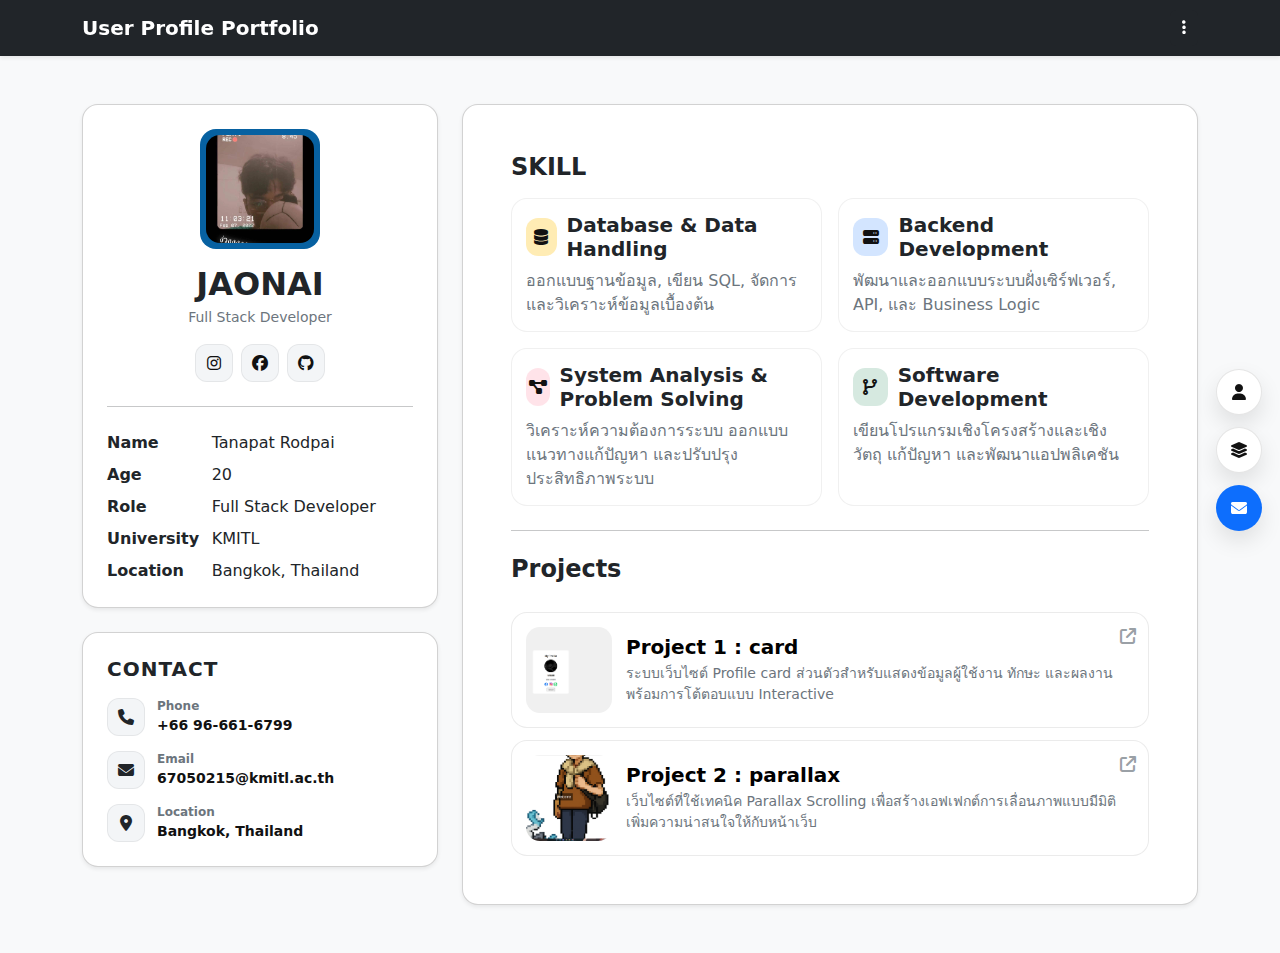
<file: person2/person2.html>
<!DOCTYPE html>
<html lang="th">

<head>
  <meta charset="UTF-8" />
  <title>JAONAI Portfolio</title>
  <meta name="viewport" content="width=device-width, initial-scale=1.0" />

  <!-- Bootstrap 5 -->
  <link href="https://cdn.jsdelivr.net/npm/bootstrap@5.3.3/dist/css/bootstrap.min.css" rel="stylesheet">

  <!-- Font Awesome -->
  <link rel="stylesheet" href="https://cdnjs.cloudflare.com/ajax/libs/font-awesome/6.5.0/css/all.min.css">

  <!-- Your CSS -->
  <link rel="stylesheet" href="style.css" />
</head>

<body class="bg-light">

  <!-- NAVBAR -->
  <nav class="navbar navbar-dark bg-dark sticky-top shadow-sm">
    <div class="container">
      <a class="navbar-brand fw-bold" href="../index/index.html">User Profile Portfolio</a>

      <div class="dropdown">
        <button class="btn btn-dark border-0" type="button" data-bs-toggle="dropdown" aria-expanded="false"
          aria-label="Open menu">
          <i class="fa-solid fa-ellipsis-vertical"></i>
        </button>

        <ul class="dropdown-menu dropdown-menu-end shadow">
          <li>
            <a class="dropdown-item d-flex align-items-center gap-2" href="../index/index.html">
              <span class="menu-icon"><i class="fa-solid fa-house"></i></span> Home
            </a>
          </li>
          <li>
            <a class="dropdown-item d-flex align-items-center gap-2" href="/person1/person1.html">
              <span class="menu-icon"><i class="fa-solid fa-user"></i></span> JUEJUE
            </a>
          </li>
          <li>
            <a class="dropdown-item d-flex align-items-center gap-2" href="/person2.html">
              <span class="menu-icon"><i class="fa-solid fa-user"></i></span> JAONAI
            </a>
          </li>
        </ul>
      </div>
    </div>
  </nav>

  <!-- PAGE -->
  <main class="container py-4 py-md-5">
    <div class="row g-4">

      <!-- LEFT: Profile Card -->
      <aside class="col-12 col-lg-4" id="info">
        <div class="card shadow-sm rounded-4 overflow-hidden mb-4 info-card">
          <div class="p-4 text-center">
            <div class="avatar-wrap mx-auto mb-3">
              <img src="img/tnn.jpg" alt="JAONAI" class="avatar">
            </div>

            <h2 class="mb-1 fw-bold">JAONAI</h2>
            <div class="text-secondary small mb-3">Full Stack Developer</div>

            <div class="d-flex justify-content-center gap-2 mb-3">
              <a class="icon-btn" href="https://www.instagram.com/tnn.pat" target="_blank" aria-label="Instagram">
                <i class="fab fa-instagram"></i>
              </a>
              <a class="icon-btn" href="https://www.facebook.com/tanapat.rodpai.2024" target="_blank"
                aria-label="Facebook">
                <i class="fab fa-facebook"></i>
              </a>
              <a class="icon-btn"
                href="https://github.com/DiscoveryPiscine42Bangkok2025/discovery-piscine-fun-with-coding-feb-2026-Tanapat0215"
                target="_blank" aria-label="GitHub">
                <i class="fab fa-github"></i>
              </a>
            </div>

            <hr class="my-4">

            <!-- ABOUT ME (Personal Info) -->
            <div class="row g-2 text-start">
              <div class="col-4 fw-bold">Name</div>
              <div class="col-8">Tanapat Rodpai</div>

              <div class="col-4 fw-bold">Age</div>
              <div class="col-8">20</div>

              <div class="col-4 fw-bold">Role</div>
              <div class="col-8">Full Stack Developer</div>

              <div class="col-4 fw-bold">University</div>
              <div class="col-8">KMITL</div>

              <div class="col-4 fw-bold">Location</div>
              <div class="col-8">Bangkok, Thailand</div>
            </div>
          </div>
        </div>

        <div id="contact-desktop" class="card info-card shadow-sm rounded-4 p-4 d-none d-lg-block">
          <h5 class="section-title mb-3">CONTACT</h5>
          <div class="info-list">
            <div class="info-item">
              <div class="info-ic"><i class="fa-solid fa-phone"></i></div>
              <div>
                <div class="label">Phone</div>
                <div class="value">+66 96-661-6799</div>
              </div>
            </div>

            <div class="info-item">
              <div class="info-ic"><i class="fa-solid fa-envelope"></i></div>
              <div>
                <div class="label">Email</div>
                <div class="value">67050215@kmitl.ac.th</div>
              </div>
            </div>

            <div class="info-item">
              <div class="info-ic"><i class="fa-solid fa-location-dot"></i></div>
              <div>
                <div class="label">Location</div>
                <div class="value">Bangkok, Thailand</div>
              </div>
            </div>
          </div>
        </div>
      </aside>

      <!-- RIGHT: Content -->
      <section class="col-12 col-lg-8">
        <div id="skills" class="card info-card shadow-sm rounded-4 p-4 p-md-5">

          <h4 class="fw-bold mb-3">SKILL</h4>

          <div class="row g-3">
            <div class="col-12 col-md-6">
              <div class="mini-card h-100">
                <div class="mini-head">
                  <span class="mini-ic database"><i class="fa-solid fa-database"></i></span>
                  <h5 class="mb-0 fw-bold">Database & Data Handling</h5>
                </div>
                <p class="text-secondary mb-0">
                  ออกแบบฐานข้อมูล, เขียน SQL, จัดการและวิเคราะห์ข้อมูลเบื้องต้น
                </p>
              </div>
            </div>

            <div class="col-12 col-md-6">
              <div class="mini-card h-100">
                <div class="mini-head">
                  <span class="mini-ic backend"><i class="fa-solid fa-server"></i></span>
                  <h5 class="mb-0 fw-bold">Backend Development</h5>
                </div>
                <p class="text-secondary mb-0">
                  พัฒนาและออกแบบระบบฝั่งเซิร์ฟเวอร์, API, และ Business Logic
                </p>
              </div>
            </div>

            <div class="col-12 col-md-6">
              <div class="mini-card h-100">
                <div class="mini-head">
                  <span class="mini-ic system"><i class="fa-solid fa-diagram-project"></i></span>
                  <h5 class="mb-0 fw-bold">System Analysis & Problem Solving</h5>
                </div>
                <p class="text-secondary mb-0">
                  วิเคราะห์ความต้องการระบบ ออกแบบแนวทางแก้ปัญหา และปรับปรุงประสิทธิภาพระบบ
                </p>
              </div>
            </div>

            <div class="col-12 col-md-6">
              <div class="mini-card h-100">
                <div class="mini-head">
                  <span class="mini-ic software"><i class="fa-solid fa-code-branch"></i></span>
                  <h5 class="mb-0 fw-bold">Software Development</h5>
                </div>
                <p class="text-secondary mb-0">
                  เขียนโปรแกรมเชิงโครงสร้างและเชิงวัตถุ แก้ปัญหา และพัฒนาแอปพลิเคชัน
                </p>
              </div>
            </div>
          </div>

          <!-- Projects -->
          <hr class="my-4">
          <h4 class="fw-bold mb-3">Projects</h4>

          <button type="button" class="project-card w-100 text-start" data-bs-toggle="modal"
            data-bs-target="#project1Modal">
            <span class="proj-icon" aria-hidden="true">
              <i class="fa-solid fa-arrow-up-right-from-square"></i>
            </span>

            <img src="img/project1.png" alt="Project 1">

            <div class="project-info">
              <h5 class="mb-1 fw-bold">Project 1 : card</h5>
              <p class="text-secondary mb-0">ระบบเว็บไซต์ Profile card ส่วนตัวสำหรับแสดงข้อมูลผู้ใช้งาน ทักษะ และผลงาน
                พร้อมการโต้ตอบแบบ Interactive</p>
            </div>
          </button>

          <button type="button" class="project-card w-100 text-start" data-bs-toggle="modal"
            data-bs-target="#project2Modal">
            <span class="proj-icon" aria-hidden="true">
              <i class="fa-solid fa-arrow-up-right-from-square"></i>
            </span>

            <img src="img/project2.png" alt="Project 2">

            <div class="project-info">
              <h5 class="mb-1 fw-bold">Project 2 : parallax</h5>
              <p class="text-secondary mb-0">เว็บไซต์ที่ใช้เทคนิค Parallax Scrolling
                เพื่อสร้างเอฟเฟกต์การเลื่อนภาพแบบมีมิติ เพิ่มความน่าสนใจให้กับหน้าเว็บ</p>
            </div>
          </button>

        </div>
      </section>

      <!-- CONTACT (Mobile only, bottom of page) -->
      <div class="col-12 d-lg-none">
        <div id="contact-mobile" class="card info-card shadow-sm rounded-4 p-4">
          <h3 class="section-title mb-3">CONTACT</h3>

          <div class="text-start info-list">
            <div class="info-item">
              <div class="info-ic"><i class="fa-solid fa-phone"></i></div>
              <div>
                <div class="label">Phone</div>
                <div class="value">+66 96-661-6799</div>
              </div>
            </div>

            <div class="info-item">
              <div class="info-ic"><i class="fa-solid fa-envelope"></i></div>
              <div>
                <div class="label">Email</div>
                <div class="value">67050215@kmitl.ac.th</div>
              </div>
            </div>

            <div class="info-item">
              <div class="info-ic"><i class="fa-solid fa-location-dot"></i></div>
              <div>
                <div class="label">Location</div>
                <div class="value">Bangkok, Thailand</div>
              </div>
            </div>
          </div>
        </div>
      </div>

    </div>
  </main>

  <!-- ===== MODAL: Project 1 ===== -->
  <div class="modal fade" id="project1Modal" tabindex="-1" aria-hidden="true">
    <div class="modal-dialog modal-lg modal-dialog-centered">
      <div class="modal-content project-modal overflow-hidden">
        <div class="modal-body p-0">

          <div class="project-hero1">
            <div class="project-hero-overlay"></div>
          </div>

          <div class="p-4 p-md-5 bg-white">
            <div class="d-flex justify-content-between align-items-start gap-3">
              <div>
                <h4 class="fw-bold mb-1">Project 1 : card</h4>
                <p class="text-secondary mb-0">ระบบเว็บไซต์ Proflie card ส่วนตัวสำหรับแสดงข้อมูลผู้ใช้งาน ทักษะ และผลงาน
                  พร้อมการโต้ตอบแบบ Interactive</p>
              </div>

              <button type="button" class="btn-close" data-bs-dismiss="modal" aria-label="Close"></button>
            </div>

            <hr class="my-4">

            <div class="row g-4">
              <div class="col-12 col-md-7">
                <h6 class="fw-bold">Description</h6>
                <p class="text-secondary mb-0">
                  โปรเจกต์นี้เป็นเว็บไซต์ Portfolio ส่วนตัวที่ออกแบบมาเพื่อแสดงข้อมูลผู้ใช้งานอย่างเป็นระบบ
                  ไม่ว่าจะเป็นข้อมูลติดต่อ ทักษะ (Skill) และผลงานที่เคยทำ โดยเน้นการออกแบบ UI ที่เรียบง่าย ทันสมัย
                  และใช้งานได้จริง รองรับการแสดงผลบนอุปกรณ์ต่าง ๆ

                  เว็บไซต์มีการใช้ JavaScript เพื่อเพิ่มความสามารถแบบ Interactive เช่น การเปิด–ปิดรายละเอียดโปรเจกต์
                  (Modal) และการจัดการการแสดงผลของเนื้อหา ช่วยให้ผู้ใช้งานสามารถเข้าถึงข้อมูลได้สะดวกและชัดเจน
                  เหมาะสำหรับใช้เป็นเว็บแนะนำตัวหรือ Portfolio สำหรับนักศึกษาและผู้เริ่มต้นสายพัฒนาเว็บไซต์
                </p>
              </div>

              <div class="col-12 col-md-5">
                <h6 class="fw-bold">Tech Stack</h6>
                <div class="d-flex flex-wrap gap-2">
                  <span class="badge rounded-pill text-bg-light border">HTML</span>
                  <span class="badge rounded-pill text-bg-light border">CSS</span>
                  <span class="badge rounded-pill text-bg-light border">JavaScript</span>
                </div>

                <div class="mt-4">
                  <h6 class="fw-bold">Links</h6>
                  <div class="d-grid gap-2">
                    <a class="btn btn-primary"
                      href="https://github.com/DiscoveryPiscine42Bangkok2025/discovery-piscine-fun-with-coding-feb-2026-Tanapat0215/tree/main/cell02/ex03"
                      target="_blank">
                      <i class="fa-brands fa-github me-2"></i> View GitHub
                    </a>
                    <a class="btn btn-outline-secondary" href="project1/project1.html" target="_blank"
                      rel="noopener noreferrer">
                      <i class="fa-solid fa-arrow-up-right-from-square me-2"></i> Live Demo
                    </a>
                  </div>
                </div>
              </div>
            </div>
          </div>
        </div>
      </div>
    </div>
  </div>

  <!-- =====Project 2===== -->
  <div class="modal fade" id="project2Modal" tabindex="-1" aria-hidden="true">
    <div class="modal-dialog modal-lg modal-dialog-centered">
      <div class="modal-content project-modal overflow-hidden">
        <div class="modal-body p-0">

          <div class="project-hero2">
            <div class="project-hero-overlay"></div>
          </div>

          <div class="p-4 p-md-5 bg-white">
            <div class="d-flex justify-content-between align-items-start gap-3">
              <div>
                <h4 class="fw-bold mb-1">Project 2 : parallax</h4>
                <p class="text-secondary mb-0">เว็บไซต์ที่ใช้เทคนิค Parallax Scrolling
                  เพื่อสร้างเอฟเฟกต์การเลื่อนภาพแบบมีมิติ เพิ่มความน่าสนใจให้กับหน้าเว็บ</p>
              </div>

              <button type="button" class="btn-close" data-bs-dismiss="modal" aria-label="Close"></button>
            </div>

            <hr class="my-4">

            <div class="row g-4">
              <div class="col-12 col-md-7">
                <h6 class="fw-bold">Description</h6>
                <p class="text-secondary mb-0">
                  โปรเจกต์นี้เป็นเว็บไซต์ที่พัฒนาโดยใช้เทคนิค Parallax Scrolling ซึ่งทำให้พื้นหลังและองค์ประกอบต่าง ๆ
                  เคลื่อนไหวด้วยความเร็วที่แตกต่างกันขณะเลื่อนหน้าเว็บ
                  ช่วยสร้างความรู้สึกมีมิติและเพิ่มประสบการณ์การใช้งานให้ดูน่าสนใจมากยิ่งขึ้น

                  โครงสร้างเว็บไซต์ถูกออกแบบให้เรียบง่าย เน้นการจัดวางภาพและข้อความให้สอดคล้องกับการเลื่อนหน้าเว็บ ใช้
                  HTML และ CSS ในการจัดโครงสร้างและออกแบบสไตล์ พร้อมเสริมด้วย JavaScript เพื่อควบคุมเอฟเฟกต์การเลื่อน
                  เหมาะสำหรับการเรียนรู้พื้นฐานของ Parallax Effect และการพัฒนาเว็บไซต์เชิง Interactive
                </p>
              </div>

              <div class="col-12 col-md-5">
                <h6 class="fw-bold">Tech Stack</h6>
                <div class="d-flex flex-wrap gap-2">
                  <span class="badge rounded-pill text-bg-light border">HTML</span>
                  <span class="badge rounded-pill text-bg-light border">CSS</span>
                  <span class="badge rounded-pill text-bg-light border">JavaScript</span>
                </div>

                <div class="mt-4">
                  <h6 class="fw-bold">Links</h6>
                  <div class="d-grid gap-2">
                    <a class="btn btn-primary"
                      href="https://github.com/DiscoveryPiscine42Bangkok2025/discovery-piscine-fun-with-coding-feb-2026-Tanapat0215/tree/main/cell02/ex02"
                      target="_blank">
                      <i class="fa-brands fa-github me-2"></i> View GitHub
                    </a>
                    <a class="btn btn-outline-secondary" href="project2/project2.html" target="_blank"
                      rel="noopener noreferrer">
                      <i class="fa-solid fa-arrow-up-right-from-square me-2"></i> Live Demo
                    </a>
                  </div>
                </div>
              </div>
            </div>
          </div>
        </div>
      </div>
    </div>
  </div>

  <nav class="side-nav" aria-label="Section navigation">
    <button class="side-btn active" type="button" data-target="info" aria-label="Go to Info">
      <i class="fa-solid fa-user"></i>
      <span>Info</span>
    </button>

    <button class="side-btn" type="button" data-target="skills" aria-label="Go to Skills">
      <i class="fa-solid fa-layer-group"></i>
      <span>Skills</span>
    </button>

    <button class="side-btn" type="button" data-target="contact" aria-label="Go to Contact">
      <i class="fa-solid fa-envelope"></i>
      <span>Contact</span>
    </button>
  </nav>


  <!-- Bootstrap JS -->
  <script src="script.js"></script>
  <script src="https://cdn.jsdelivr.net/npm/bootstrap@5.3.3/dist/js/bootstrap.bundle.min.js"></script>
</body>

</html>
</file>
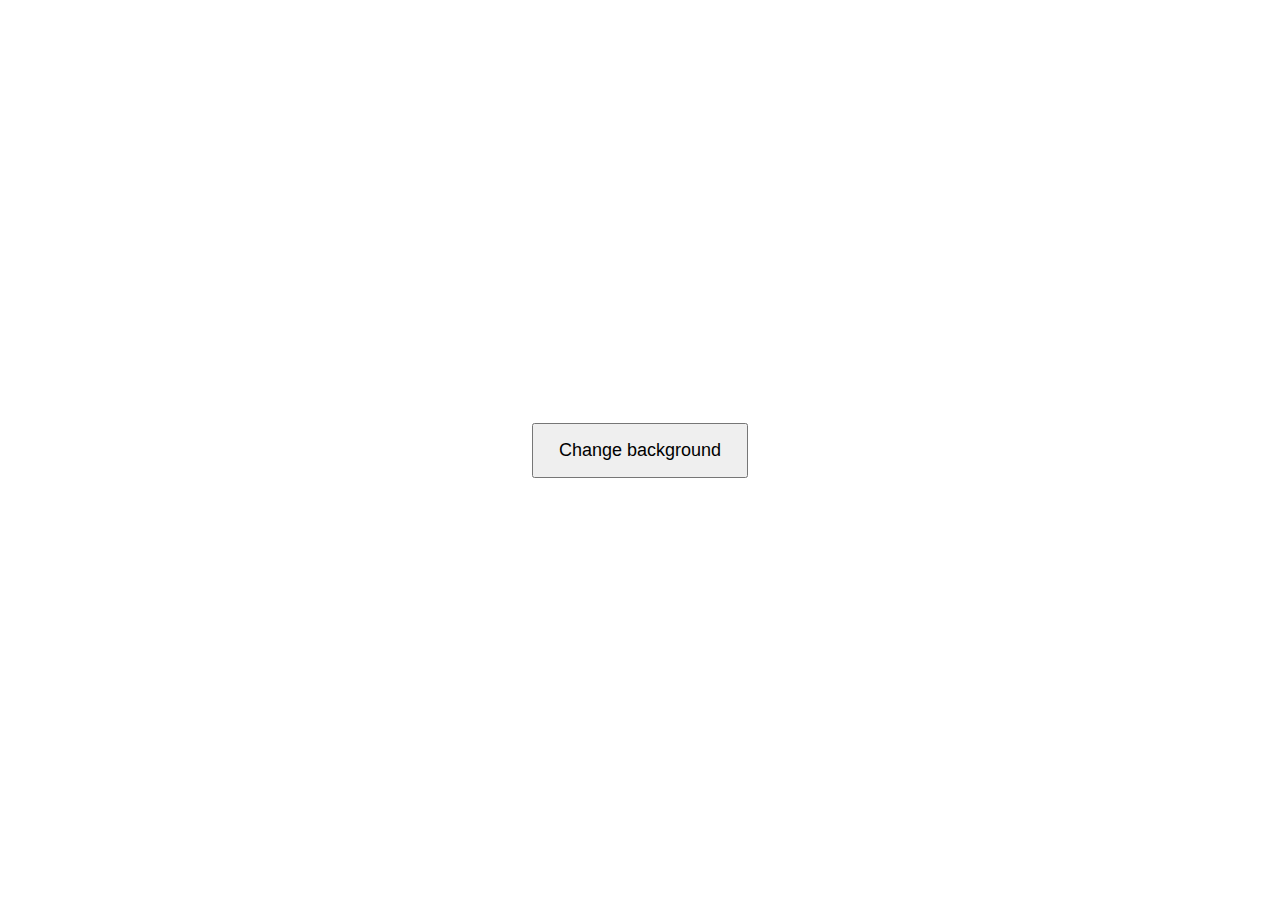
<file: person1/project1/project1.html>
<!DOCTYPE html>
<html>
  <head>
    <meta charset="UTF-8">
    <title>Change background</title>
    <link rel="stylesheet" href="style.css">
  </head>

  <body>
    <button onclick="changeColor()">Change background</button>

    <script>
      function changeColor() {
        var r = Math.floor(Math.random() * 256);
        var g = Math.floor(Math.random() * 256);
        var b = Math.floor(Math.random() * 256);

        document.body.style.backgroundColor =
          "rgb(" + r + "," + g + "," + b + ")";
      }
    </script>
  </body>
</html>
</file>
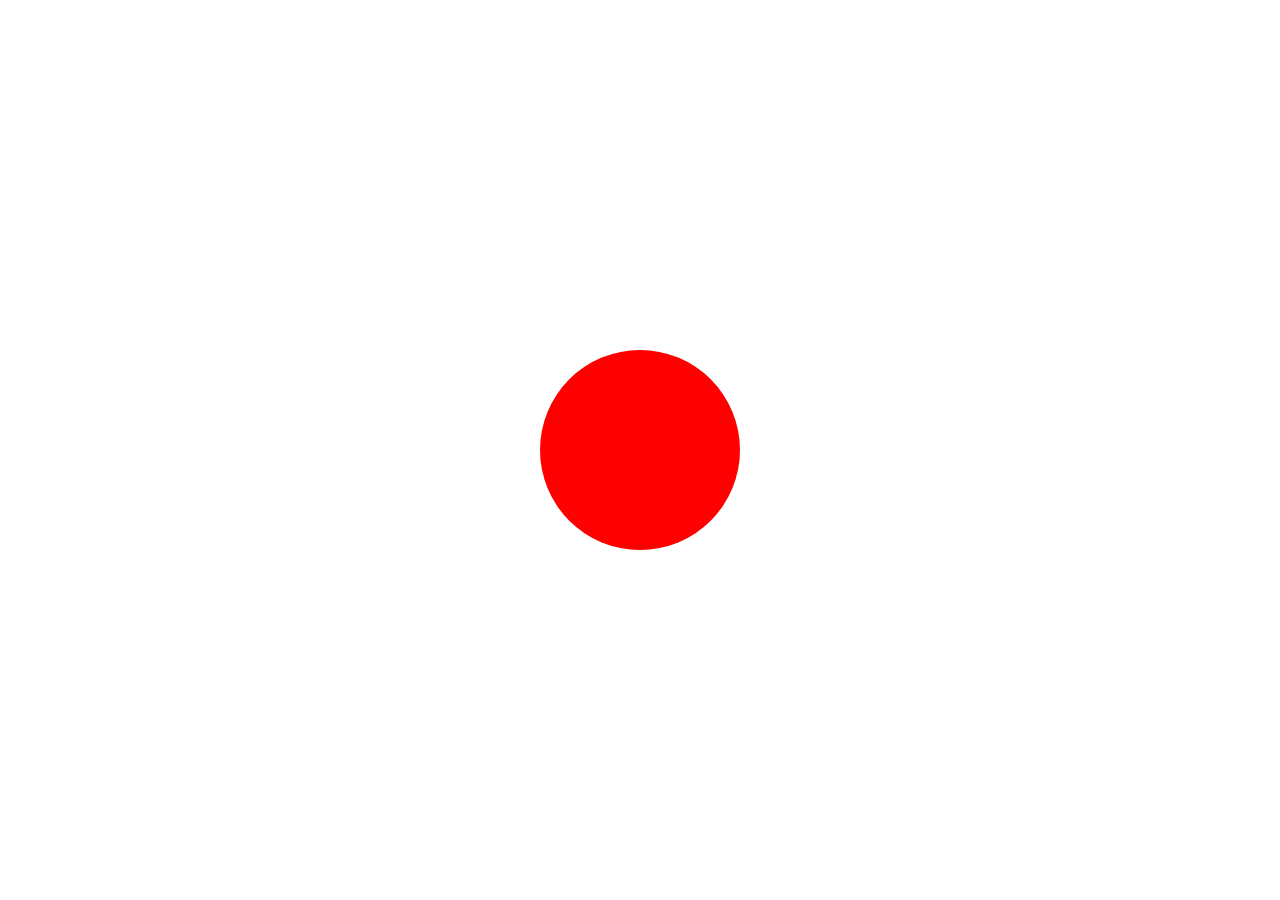
<file: person1/project2/project2.html>
<!DOCTYPE html>
<html>
  <head>
    <meta charset="UTF-8" />
    <title>balloon</title>
    <style>
      body {
        margin: 0;
        height: 100vh;
        display: flex;
        justify-content: center;
        align-items: center;
      }

      #balloon {
        width: 200px;
        height: 200px;
        background-color: red;
        border-radius: 50%;
        cursor: pointer;
      }
    </style>
  </head>

  <body>
    <div id="balloon"></div>

    <script>
      var balloon = document.getElementById("balloon");

      var size = 200; 
      var colors = ["red", "green", "blue"];
      var colorIndex = 0; 

      function applyStyle() {
        balloon.style.width = size + "px";
        balloon.style.height = size + "px";
        balloon.style.backgroundColor = colors[colorIndex];
      }

      function nextColor() {
        colorIndex = (colorIndex + 1) % colors.length;
      }

      function prevColor() {
        colorIndex = (colorIndex - 1 + colors.length) % colors.length;
      }

     
      balloon.onclick = function () {
        size += 10;
        nextColor();

       
        if (size > 420) {
          size = 200;
          colorIndex = 0; 
        }

        applyStyle();
      };

      balloon.onmouseleave = function () {
        size -= 5;
        if (size < 200) size = 200;

        prevColor();
        applyStyle();
      };

      applyStyle();
    </script>
  </body>
</html>
</file>
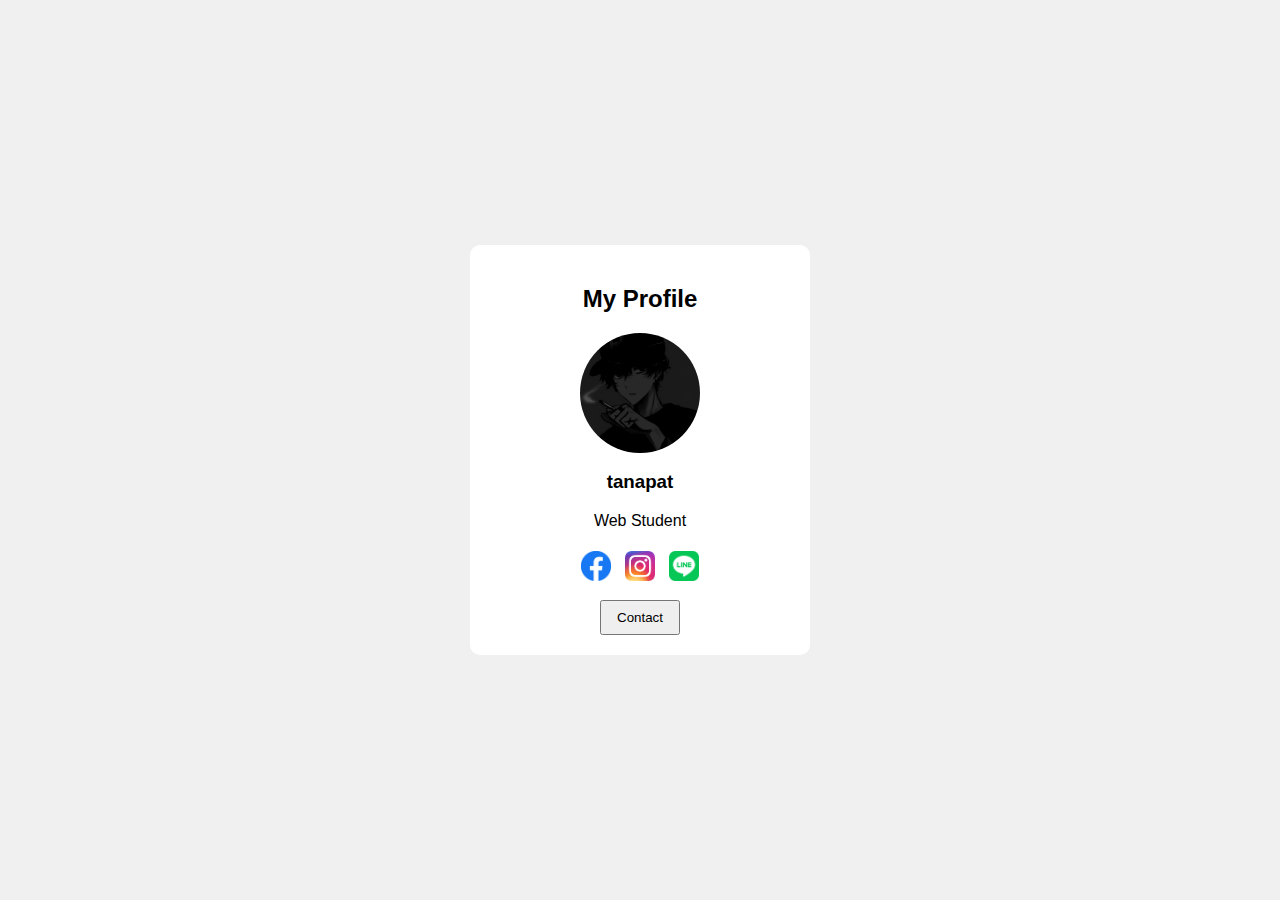
<file: person2/project1/project1.html>
<!DOCTYPE html>
<html lang="en">
<head>
  <meta charset="UTF-8">
  <title>Profile Card</title>
  <link rel="stylesheet" href="project1.css">
</head>
<body>

  <div class="card">
    <h2>My Profile</h2>

    <img src="af692d32cc9314b4c2b38dc049c242e4.jpg" alt="profile" class="profile-img">

    <h3>tanapat</h3>
    <p>Web Student</p>

    <div class="social">
      <img src="Facebook_Logo_(2019).png">
      <img src="Instagram_icon.png">
      <img src="LINE_New_App_Icon_(2020-12).png">
    </div>

    <button>Contact</button>
  </div>

</body>
</html>
</file>
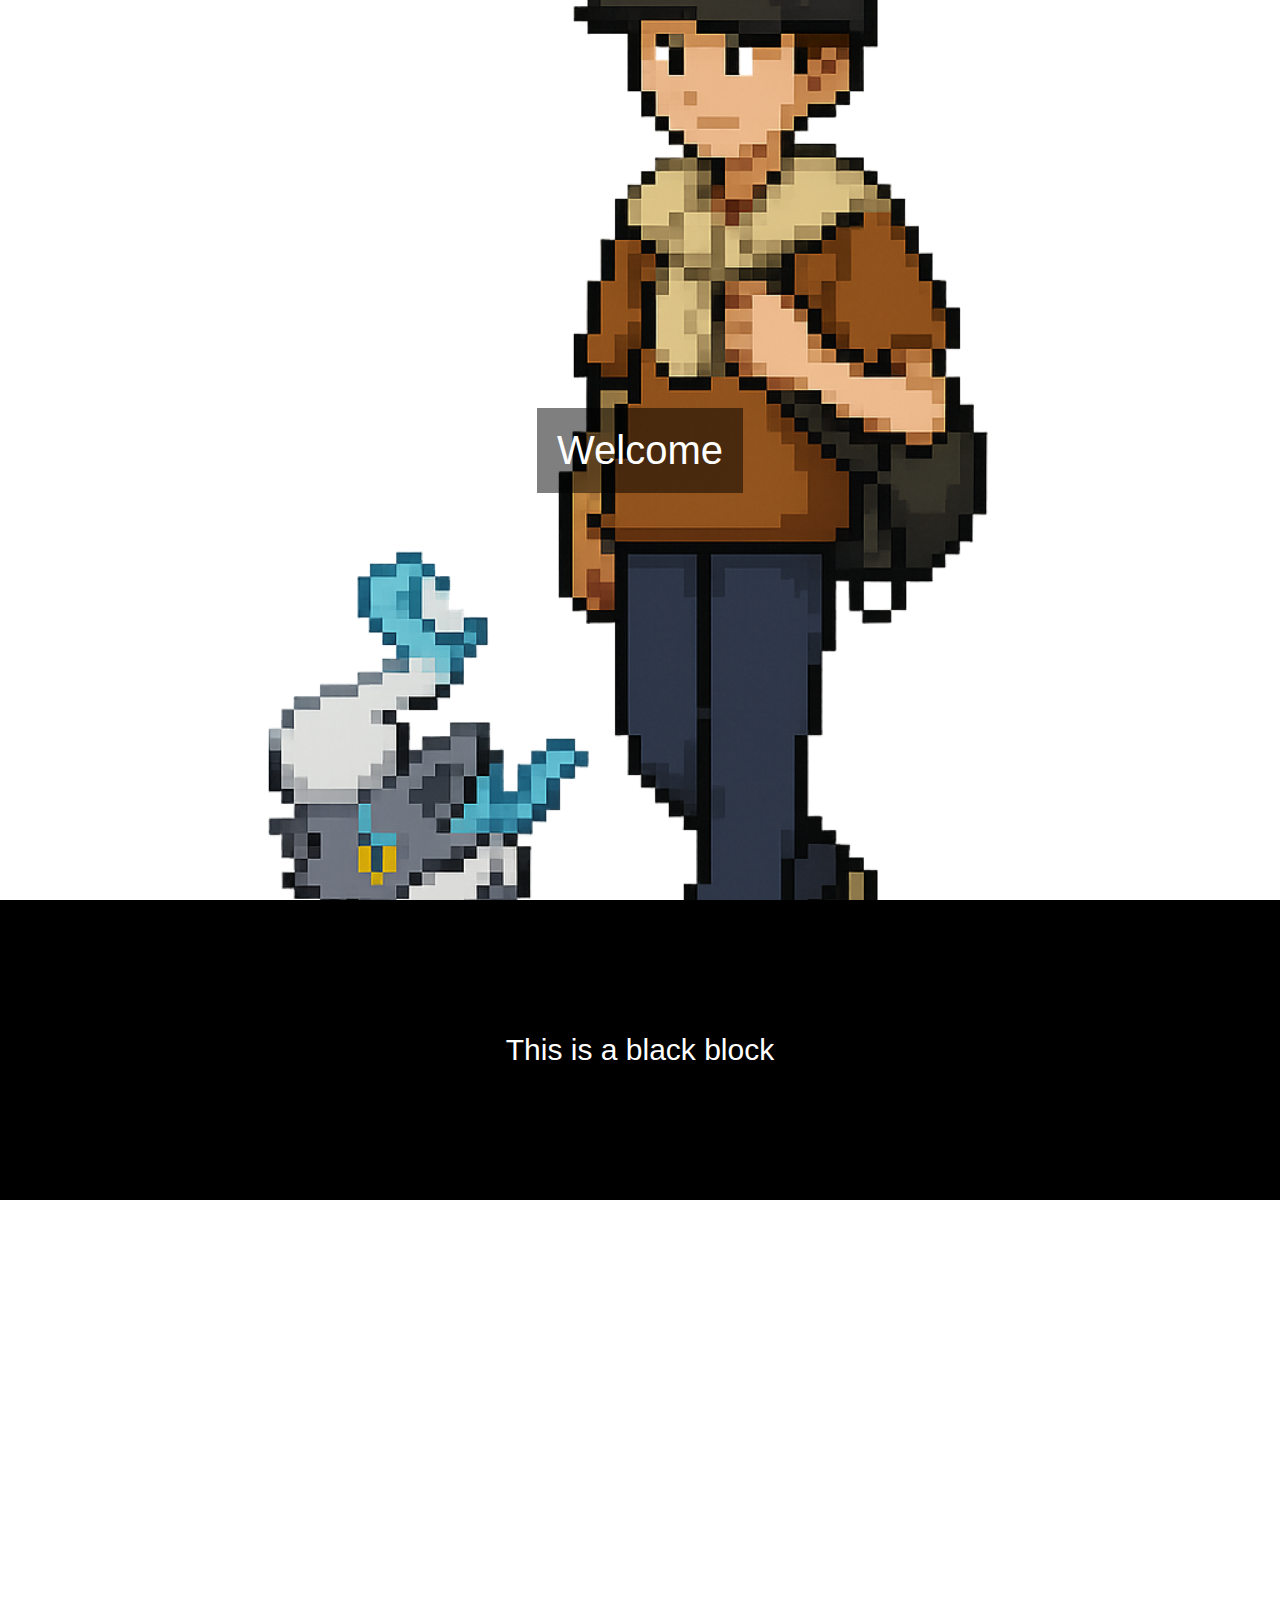
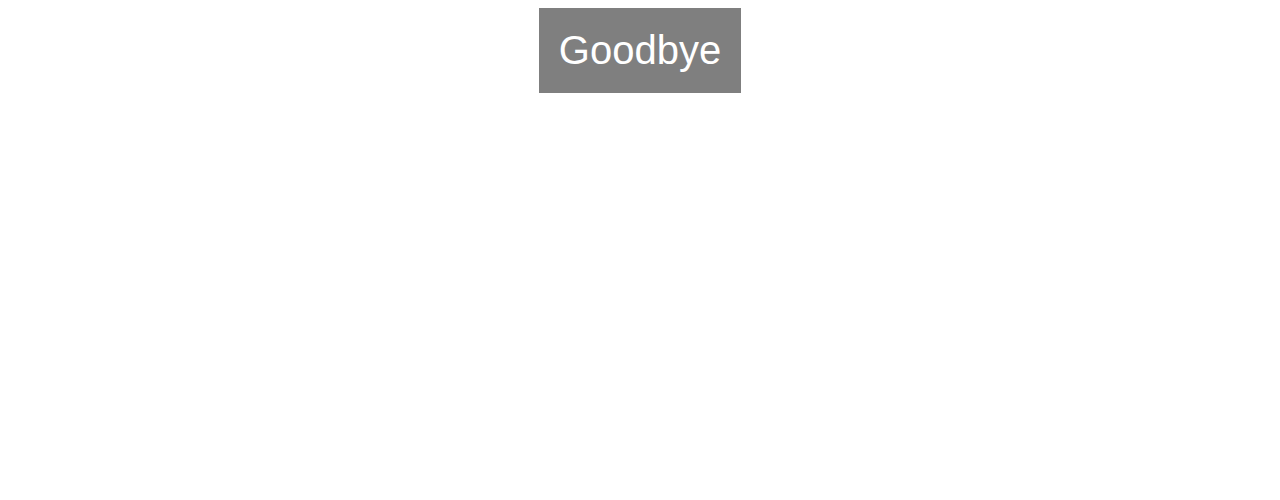
<file: person2/project2/project2.html>
<!DOCTYPE html>
<html>
  <head>
    <title>Parallax</title>
    <link rel="stylesheet" href="project2.css">
  </head>

  <body>

    <div class="parallax image1">
      <div class="text">Welcome</div>
    </div>

    <div class="block">
      <p>This is a black block</p>
    </div>

    <div class="parallax image2">
      <div class="text">Goodbye</div>
    </div>

  </body>
</html>
</file>
<file: person2/style.css>
/* เมนูไอคอนใน dropdown ให้กว้างเท่ากัน */
.menu-icon{
  width: 22px;
  display: inline-flex;
  justify-content: center;
}

/* โปรไฟล์รูป */
.avatar-wrap{
  width: 120px;
  height: 120px;
  border-radius: 16px;
  background: rgb(7, 97, 161);
  display: grid;
  place-items: center;
  overflow: hidden;
}
.avatar{
  width: 108px;
  height: 108px;
  border-radius: 14px;
  object-fit: cover;
}

/* ปุ่มไอคอน social */
.icon-btn{
  width: 38px;
  height: 38px;
  border-radius: 12px;
  display: inline-flex;
  align-items: center;
  justify-content: center;
  text-decoration: none;
  color: #111;
  background: #f3f5f7;
  border: 1px solid rgba(0,0,0,0.06);
  transition: transform .2s ease, box-shadow .2s ease;
}
.icon-btn:hover{
  transform: translateY(-2px);
  box-shadow: 0 10px 20px rgba(0,0,0,0.12);
}

/* กล่องข้อมูล (Phone/Email/Location) */
.info-list{
  display: grid;
  gap: 14px;
}
.info-item{
  display: flex;
  gap: 12px;
  align-items: center;
}
.info-ic{
  width: 38px;
  height: 38px;
  border-radius: 12px;
  background: #f3f5f7;
  display: grid;
  place-items: center;
  border: 1px solid rgba(0,0,0,0.06);
}
.label{
  font-size: 12px;
  color: #6c757d;
  font-weight: 700;
}
.value{
  font-size: 14px;
  font-weight: 700;
  color: #111;
}

/* Title style */
.section-title{
  letter-spacing: 1px;
  font-weight: 900;
}

/* What I do cards */
.mini-card{
  background: #ffffff;
  border: 1px solid rgba(0,0,0,0.06);
  border-radius: 16px;
  padding: 14px 14px;
}
.mini-head{
  display: flex;
  align-items: center;
  gap: 10px;
  margin-bottom: 8px;
}
.mini-ic{
  width: 38px;
  height: 38px;
  border-radius: 12px;
  display: grid;
  place-items: center;
  color: #111;
  font-weight: 900;
}
.mini-ic.database{ background: rgba(255, 193, 7, 0.30); }
.mini-ic.backend{ background: rgba(13, 110, 253, 0.18); }
.mini-ic.system{ background: rgba(255, 99, 132, 0.18); }
.mini-ic.software{ background: rgba(25, 135, 84, 0.18); }


/* Project cards (ใช้เป็น button) */
.project-card{
  position: relative;
  display: flex;
  gap: 14px;
  align-items: center;
  width: 100%;

  padding: 14px;
  border-radius: 16px;
  background: #fff;

  border: 1px solid rgba(0,0,0,0.08);
  cursor: pointer;

  text-align: left;
  transition: transform .2s ease, box-shadow .2s ease, background .2s ease;
  margin-top: 12px;
}
.project-card:hover{
  transform: translateY(-4px);
  box-shadow: 0 16px 30px rgba(0,0,0,0.12);
  background: #fafafa;
}
.project-card img{
  width: 86px;
  height: 86px;
  border-radius: 14px;
  object-fit: cover;
  flex-shrink: 0;
}
.proj-icon{
  position: absolute;
  top: 12px;
  right: 12px;
  color: #9aa0a6;
  transition: transform .2s ease, color .2s ease;
}
.project-card:hover .proj-icon{
  color: #111;
  transform: translate(2px, -2px);
}
.project-info p{
  font-size: 14px;
}

/* Modal theme */
.project-modal{
  border: 0;
  border-radius: 18px;
  box-shadow: 0 22px 60px rgba(0,0,0,0.22);
}

.project-hero1{
  height: 180px;
  background-image: url("img/project1.png");
  background-size: cover;
  background-position: center;
  position: relative;
}

.project-hero2{
  height: 180px;
  background-image: url("img/project2.png");
  background-size: cover;
  background-position: center;
  position: relative;
}

.project-hero-overlay{
  position: absolute;
  inset: 0;
  background: linear-gradient(90deg, rgba(0,0,0,0.55), rgba(0,0,0,0.15));
  display: flex;
  flex-direction: column;
  justify-content: flex-end;
  padding: 18px 22px;
  color: #fff;
}
.project-hero-title{
  font-weight: 900;
  font-size: 20px;
  letter-spacing: 0.3px;
}
.project-hero-sub{
  opacity: 0.9;
  font-weight: 600;
  font-size: 13px;
}

.info-card{
  transition: transform .25s ease, box-shadow .25s ease;
}

/* ตอนขยาย */
.info-card.pulse{
  transform: scale(1.05);
  box-shadow: 0 18px 40px rgba(0,0,0,.18);
}

.side-nav{
  position: fixed;
  right: 18px;
  top: 50%;
  transform: translateY(-50%);
  display: flex;
  flex-direction: column;
  gap: 12px;
  z-index: 1200;
}

.side-btn{
  width: 46px;
  height: 46px;
  border-radius: 999px;
  border: 1px solid rgba(0,0,0,.10);
  background: #fff;
  color: #111;

  display: flex;
  align-items: center;
  justify-content: center;
  gap: 10px;

  padding: 0;                /* ✅ แก้: ไม่ใส่ padding ตอนยังเป็นวงกลม */
  cursor: pointer;

  overflow: hidden;
  white-space: nowrap;

  box-shadow: 0 10px 22px rgba(0,0,0,0.10);
  transition: width .22s ease, transform .18s ease, background .18s ease, color .18s ease, box-shadow .18s ease;
}

.side-btn i{
  width: 18px;               /* ✅ เพิ่ม: กันไอคอนหลุด */
  text-align: center;
  font-size: 16px;
  flex: 0 0 auto;
}

.side-btn span{
  display: none;            /* ✅ ไม่กินพื้นที่ */
  font-weight: 800;
  font-size: 14px;
  white-space: nowrap;
}

.side-btn:hover{
  width: 150px;
  justify-content: flex-start;
  padding: 0 14px;           /* ✅ เพิ่ม: ใส่ padding ตอนยืดแล้ว */
  box-shadow: 0 16px 30px rgba(0,0,0,0.14);
}

.side-btn:hover span{
  display: inline;          /* ✅ โผล่ตอน hover */
}

.side-btn.active{
  background: #0d6efd;
  border-color: rgba(13,110,253,0.45);
  color: #fff;
}

.side-btn.active i{ color: #fff; }

.side-btn.pulse{
  transform: scale(1.08);
}

/* กันโดน navbar sticky บังตอน scroll */
#info, #skills, #contact-desktop, #contact-mobile{
  scroll-margin-top: 90px;   /* ปรับได้ 70-110 ตามความสูง navbar */
}

/* Responsive tweaks */
@media (max-width: 420px){
  .avatar-wrap{ width: 104px; height: 104px; }
  .avatar{ width: 94px; height: 94px; }
}
</file>
<file: person1/project1/style.css>
body {
  margin: 0;
  height: 100vh;

  display: flex;
  justify-content: center;
  align-items: center;
}

button {
  padding: 15px 25px;
  font-size: 18px;
  cursor: pointer;
}
</file>
<file: person2/project1/project1.css>
body {
  margin: 0;
  height: 100vh;

  display: flex;
  justify-content: center;
  align-items: center;

  background-color: #f0f0f0;
  font-family: Arial, sans-serif;
}

.card {
  width: 300px;
  background-color: white;
  padding: 20px;
  text-align: center;
  border-radius: 10px;
}

.profile-img {
  width: 120px;
  height: 120px;
  border-radius: 50%;

  display: block;
  margin: 0 auto 15px auto;
}

.social img {
  width: 30px;
  margin: 5px;
}

button {
  margin-top: 10px;
  padding: 8px 15px;
  cursor: pointer;
}
</file>
<file: person2/project2/project2.css>
body {
  margin: 0;
  font-family: Arial, sans-serif;
}

.parallax {
  height: 100vh;
  background-attachment: fixed;
  background-position: center;
  background-repeat: no-repeat;
  background-size: cover;

  display: flex;
  justify-content: center;
  align-items: center;
}

.image1 {
  background-image: url("42f519d1-f644-4a85-ab5c-579477a62774.png");
}

.image2 {
  background-image: url("df75e0276d886f6feb527eff81e535ec_tn.jpg");
}

.text {
  color: white;
  font-size: 40px;
  background-color: rgba(0,0,0,0.5);
  padding: 20px;
}

.block {
  height: 300px;
  background-color: black;
  color: white;

  display: flex;
  justify-content: center;
  align-items: center;
  font-size: 30px;
}
</file>
